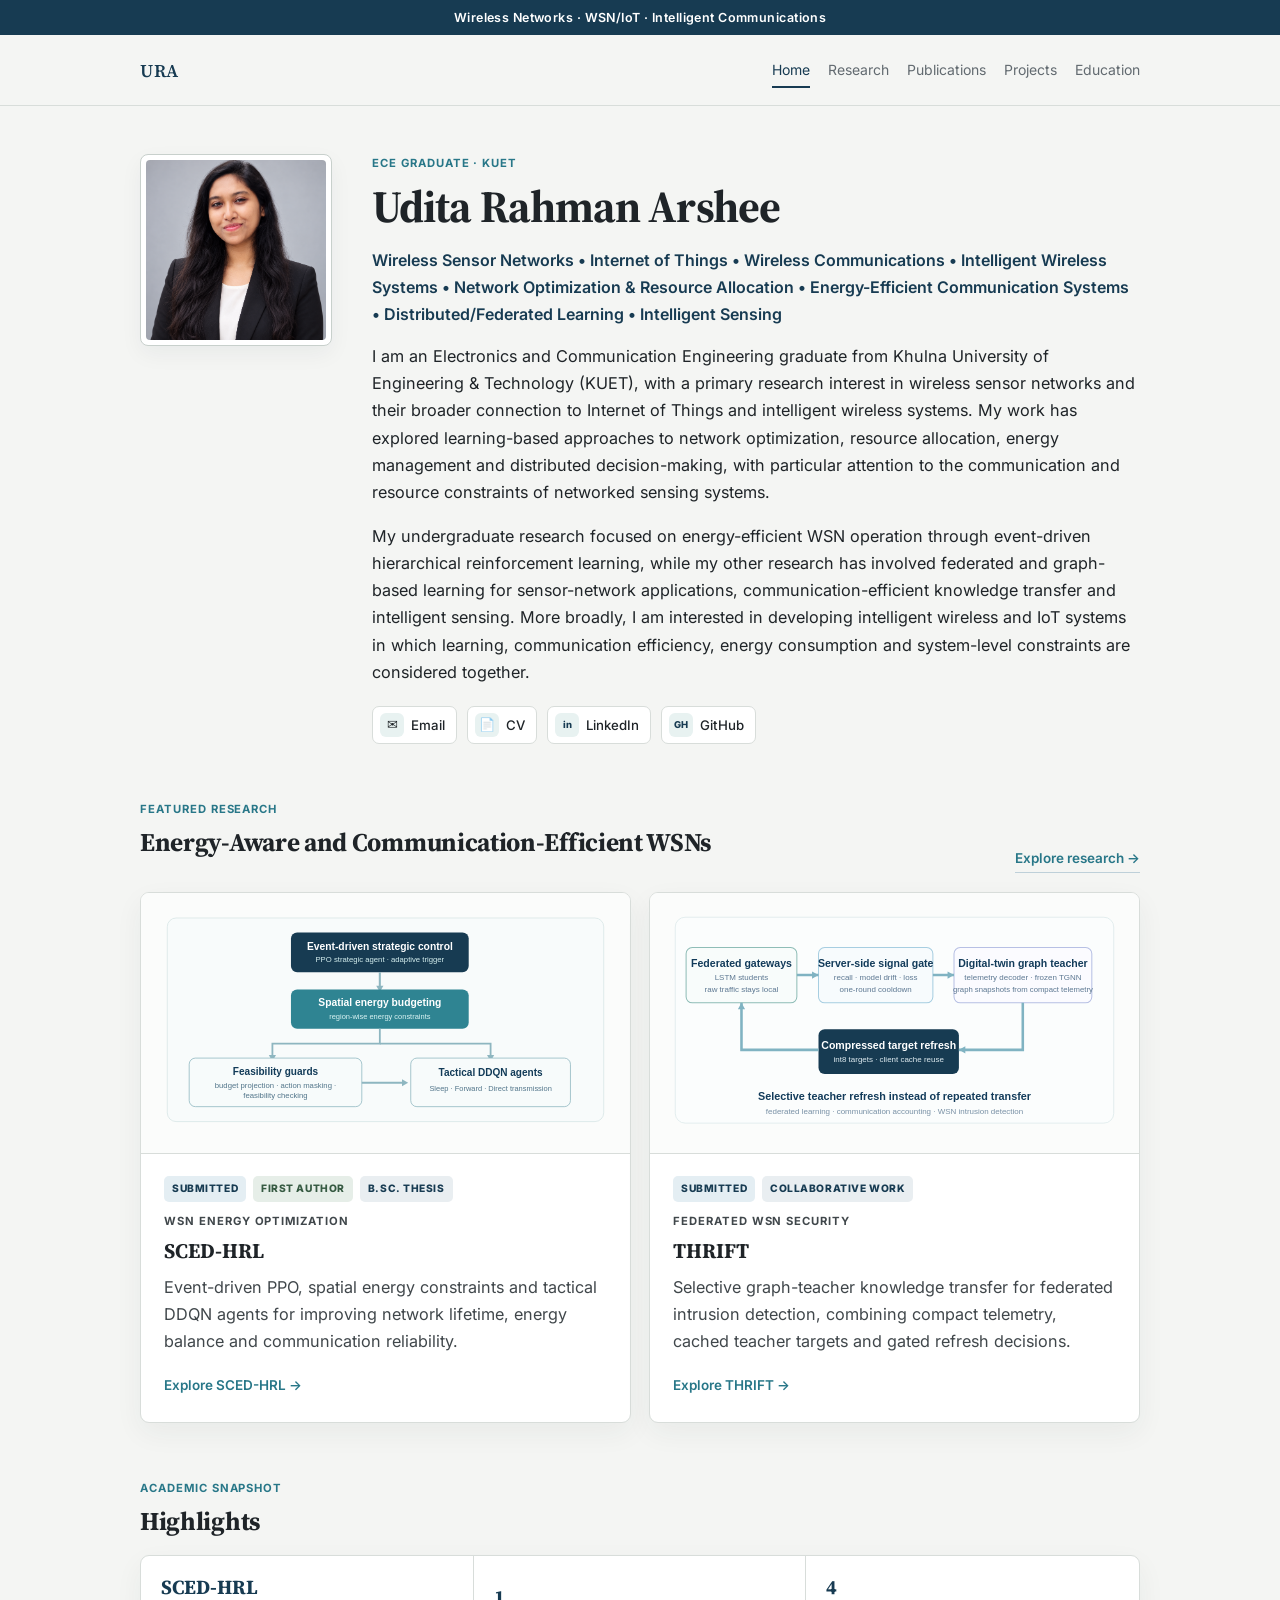
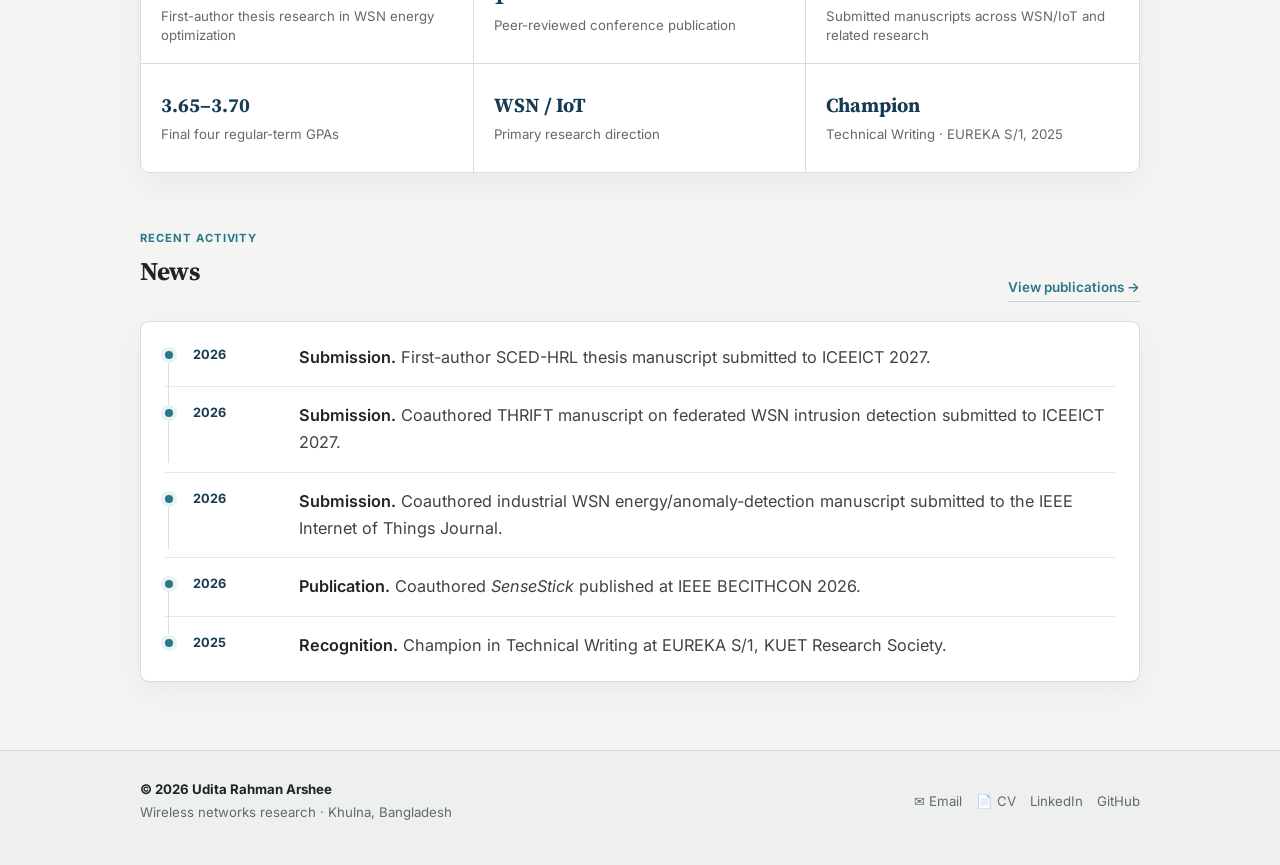
<file: index.html>
<!DOCTYPE html>
<html lang="en">
<head>
  <meta charset="utf-8" />
  <meta name="viewport" content="width=device-width, initial-scale=1" />
  <title>Home · Udita Rahman Arshee</title>
  <meta name="description" content="Academic research homepage of Udita Rahman Arshee focused on wireless sensor networks, IoT, intelligent wireless systems, energy-efficient communications and network optimization." />
  <meta name="theme-color" content="#173b52" />
  <link rel="preconnect" href="https://fonts.googleapis.com">
  <link rel="preconnect" href="https://fonts.gstatic.com" crossorigin>
  <link href="https://fonts.googleapis.com/css2?family=Inter:wght@400;500;600;700;800&amp;family=Source+Serif+4:wght@500;600;700&amp;display=swap" rel="stylesheet">
  <link rel="stylesheet" href="style.css?v=4" />
  <link rel="icon" type="image/svg+xml" href="favicon.svg" />
  <link rel="canonical" href="https://udita-arshee.github.io/" />
</head>
<body>
  <div class="focus-bar">Wireless Networks · WSN/IoT · Intelligent Communications</div>
  <header class="site-header"><div class="wrap header-row">
    <a class="brand" href="index.html" aria-label="Udita Rahman Arshee home">URA</a>
    <nav aria-label="Primary navigation"><a href="index.html" class="active" aria-current="page">Home</a><a href="research.html">Research</a><a href="publications.html">Publications</a><a href="projects.html">Projects</a><a href="education.html">Education</a></nav>
  </div></header>
  <main class="wrap">
<section class="hero">
  <div class="portrait-frame"><img src="profile.png" alt="Portrait of Udita Rahman Arshee" /></div>
  <div>
    <p class="kicker">ECE Graduate · KUET</p>
    <h1>Udita Rahman Arshee</h1>
    <p class="role">Wireless Sensor Networks • Internet of Things • Wireless Communications • Intelligent Wireless Systems • Network Optimization &amp; Resource Allocation • Energy-Efficient Communication Systems • Distributed/Federated Learning • Intelligent Sensing</p>
    <p>I am an Electronics and Communication Engineering graduate from Khulna University of Engineering &amp; Technology (KUET), with a primary research interest in wireless sensor networks and their broader connection to Internet of Things and intelligent wireless systems. My work has explored learning-based approaches to network optimization, resource allocation, energy management and distributed decision-making, with particular attention to the communication and resource constraints of networked sensing systems.</p>
    <p>My undergraduate research focused on energy-efficient WSN operation through event-driven hierarchical reinforcement learning, while my other research has involved federated and graph-based learning for sensor-network applications, communication-efficient knowledge transfer and intelligent sensing. More broadly, I am interested in developing intelligent wireless and IoT systems in which learning, communication efficiency, energy consumption and system-level constraints are considered together.</p>
    <div class="identity-links" aria-label="Contact and academic profiles">
      <a href="mailto:uditaarshee24@gmail.com"><span class="contact-icon">✉</span><span>Email</span></a>
      <a href="Udita_Rahman_Arshee_CV.pdf" target="_blank" rel="noopener"><span class="contact-icon">📄</span><span>CV</span></a>
      <a href="https://www.linkedin.com/in/udita-arshee-65b411240/" target="_blank" rel="noopener"><span class="contact-icon text-icon">in</span><span>LinkedIn</span></a>
      <a href="https://github.com/udita-arshee" target="_blank" rel="noopener"><span class="contact-icon text-icon">GH</span><span>GitHub</span></a>
    </div>
  </div>
</section>
<section>
  <div class="section-head split-head"><div><p class="kicker">Featured Research</p><h2>Energy-Aware and Communication-Efficient WSNs</h2></div><a class="section-link" href="research.html">Explore research →</a></div>
  <div class="featured-grid">
    <article class="feature-card">
      <div class="feature-visual"><img src="assets/research/sced-hrl-overview.svg" alt="SCED-HRL architecture showing event-driven PPO strategic control, spatial energy budgeting, feasibility guards, and tactical DDQN agents" loading="lazy" /></div>
      <div class="feature-body"><div class="status-row compact-status"><span class="badge submitted">Submitted</span><span class="badge first">First Author</span><span class="badge">B.Sc. Thesis</span></div><p class="kicker">WSN Energy Optimization</p><h3>SCED-HRL</h3><p>Event-driven PPO, spatial energy constraints and tactical DDQN agents for improving network lifetime, energy balance and communication reliability.</p><a href="research.html#sced-hrl">Explore SCED-HRL →</a></div>
    </article>
    <article class="feature-card">
      <div class="feature-visual"><img src="assets/research/thrift-overview.svg" alt="THRIFT architecture showing federated gateways, a server-side signal gate, digital-twin graph teacher and compressed target refresh" loading="lazy" /></div>
      <div class="feature-body"><div class="status-row compact-status"><span class="badge submitted">Submitted</span><span class="badge">Collaborative Work</span></div><p class="kicker">Federated WSN Security</p><h3>THRIFT</h3><p>Selective graph-teacher knowledge transfer for federated intrusion detection, combining compact telemetry, cached teacher targets and gated refresh decisions.</p><a href="research.html#thrift">Explore THRIFT →</a></div>
    </article>
  </div>
</section>
<section>
  <div class="section-head"><p class="kicker">Academic Snapshot</p><h2>Highlights</h2></div>
  <div class="highlight-box">
    <div class="highlight-item"><strong>SCED-HRL</strong><span>First-author thesis research in WSN energy optimization</span></div>
    <div class="highlight-item"><strong>1</strong><span>Peer-reviewed conference publication</span></div>
    <div class="highlight-item"><strong>4</strong><span>Submitted manuscripts across WSN/IoT and related research</span></div>
    <div class="highlight-item"><strong>3.65–3.70</strong><span>Final four regular-term GPAs</span></div>
    <div class="highlight-item"><strong>WSN / IoT</strong><span>Primary research direction</span></div>
    <div class="highlight-item"><strong>Champion</strong><span>Technical Writing · EUREKA S/1, 2025</span></div>
  </div>
</section>
<section id="news">
  <div class="section-head split-head"><div><p class="kicker">Recent Activity</p><h2>News</h2></div><a class="section-link" href="publications.html">View publications →</a></div>
  <div class="news-box">
    <div class="timeline-item"><span class="timeline-dot" aria-hidden="true"></span><time>2026</time><p><strong>Submission.</strong> First-author SCED-HRL thesis manuscript submitted to ICEEICT 2027.</p></div>
    <div class="timeline-item"><span class="timeline-dot" aria-hidden="true"></span><time>2026</time><p><strong>Submission.</strong> Coauthored THRIFT manuscript on federated WSN intrusion detection submitted to ICEEICT 2027.</p></div>
    <div class="timeline-item"><span class="timeline-dot" aria-hidden="true"></span><time>2026</time><p><strong>Submission.</strong> Coauthored industrial WSN energy/anomaly-detection manuscript submitted to the IEEE Internet of Things Journal.</p></div>
    <div class="timeline-item"><span class="timeline-dot" aria-hidden="true"></span><time>2026</time><p><strong>Publication.</strong> Coauthored <em>SenseStick</em> published at IEEE BECITHCON 2026.</p></div>
    <div class="timeline-item"><span class="timeline-dot" aria-hidden="true"></span><time>2025</time><p><strong>Recognition.</strong> Champion in Technical Writing at EUREKA S/1, KUET Research Society.</p></div>
  </div>
</section>
</main>
  <footer class="site-footer"><div class="wrap footer-grid">
    <div><strong>© 2026 Udita Rahman Arshee</strong><span>Wireless networks research · Khulna, Bangladesh</span></div>
    <div class="footer-links"><a href="mailto:uditaarshee24@gmail.com">✉ Email</a><a href="Udita_Rahman_Arshee_CV.pdf" target="_blank" rel="noopener">📄 CV</a><a href="https://www.linkedin.com/in/udita-arshee-65b411240/" target="_blank" rel="noopener">LinkedIn</a><a href="https://github.com/udita-arshee" target="_blank" rel="noopener">GitHub</a></div>
  </div></footer>
</body>
</html>
</file>
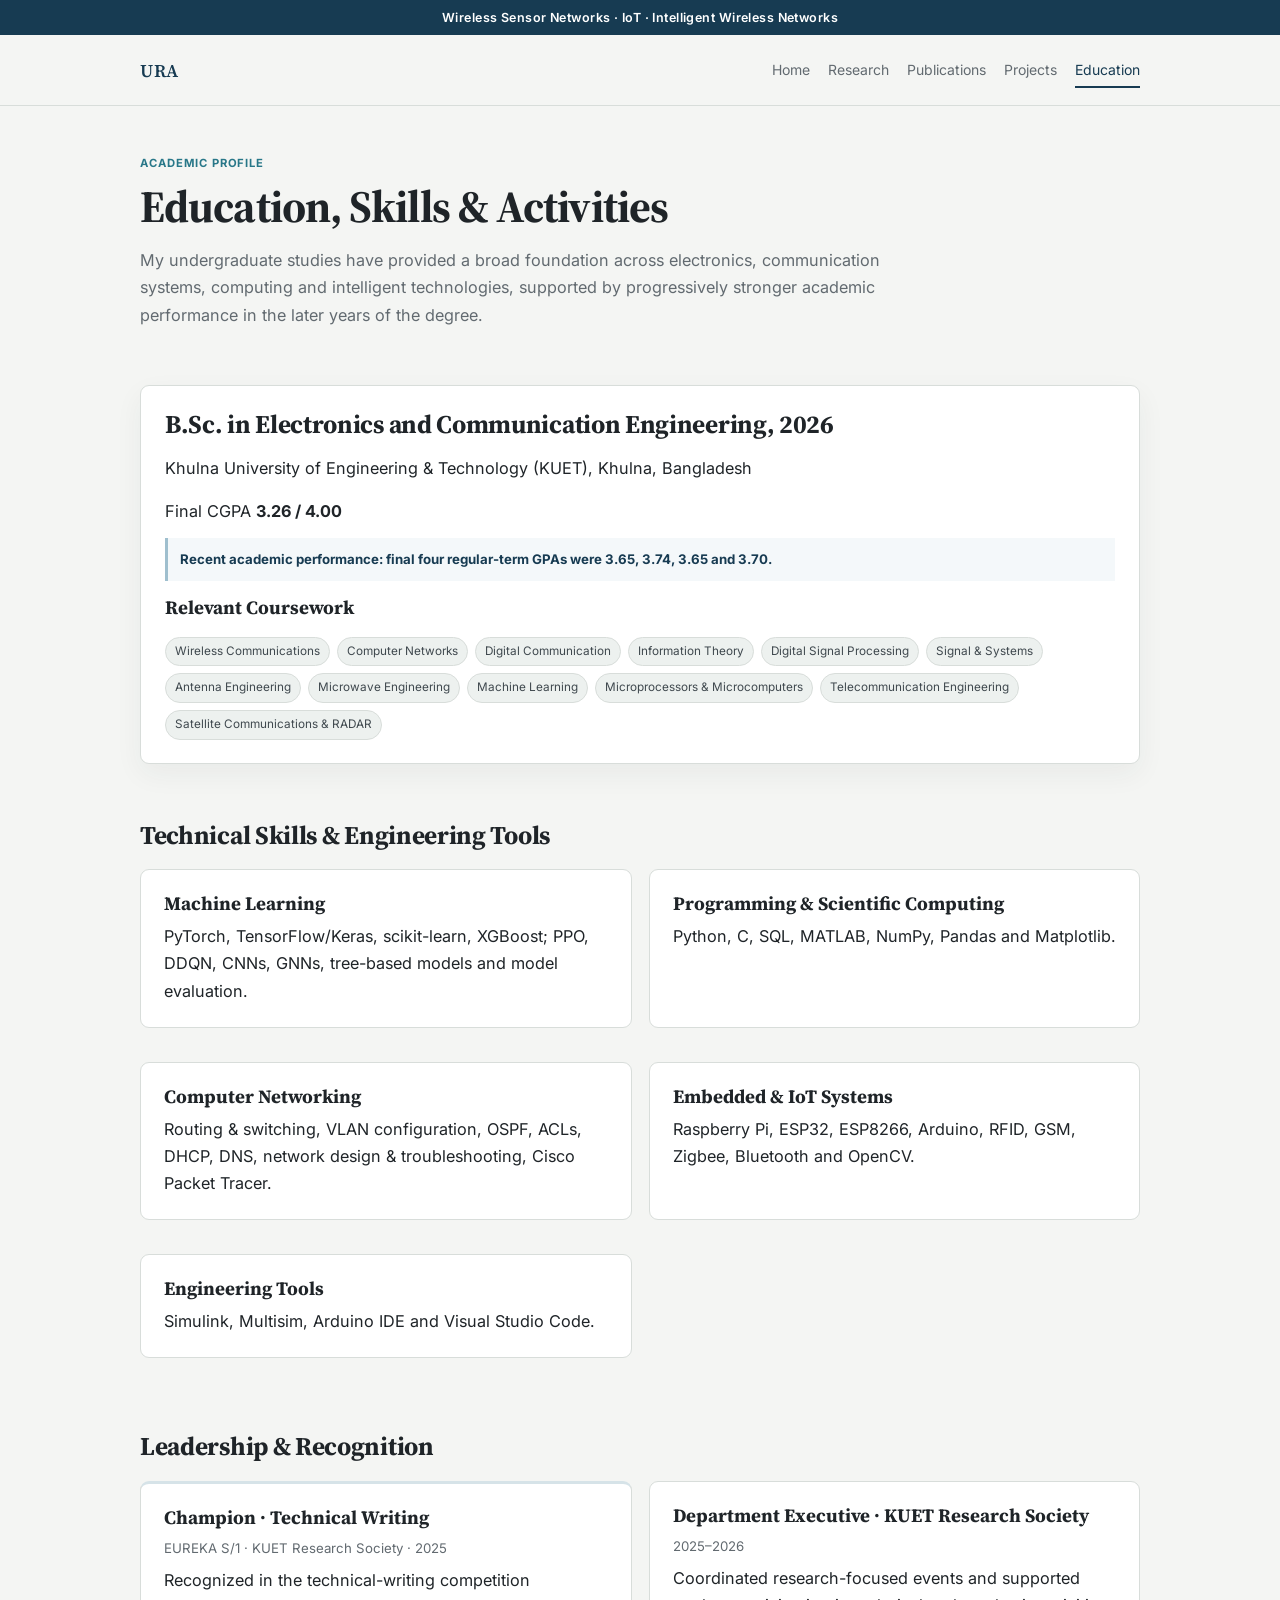
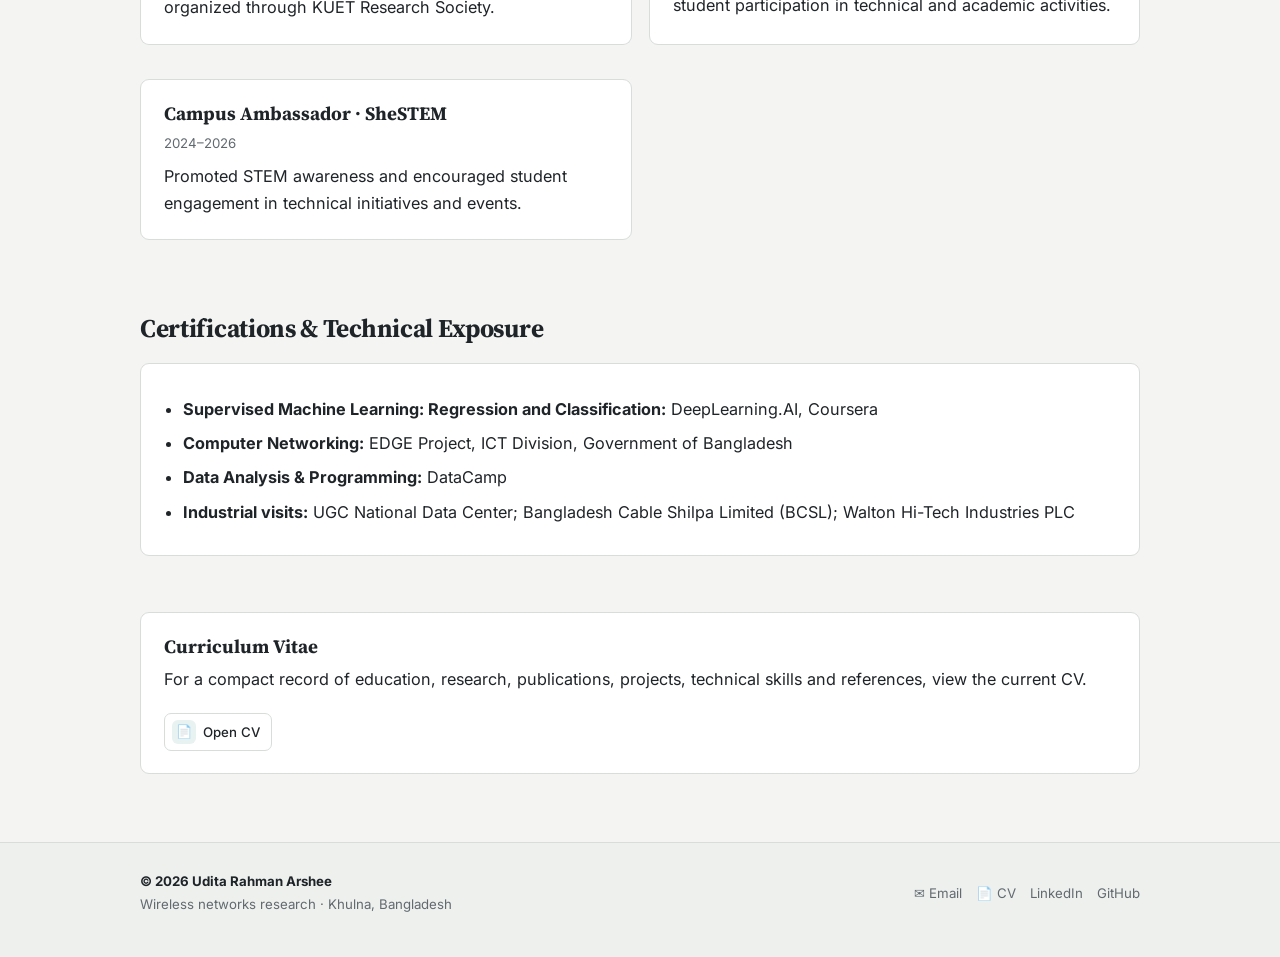
<file: education.html>
<!DOCTYPE html>
<html lang="en">
<head>
  <meta charset="utf-8" />
  <meta name="viewport" content="width=device-width, initial-scale=1" />
  <title>Education · Udita Rahman Arshee</title>
  <meta name="description" content="Education, technical skills, coursework, leadership and academic profile of Udita Rahman Arshee." />
  <meta name="theme-color" content="#173b52" />
  <link rel="preconnect" href="https://fonts.googleapis.com">
  <link rel="preconnect" href="https://fonts.gstatic.com" crossorigin>
  <link href="https://fonts.googleapis.com/css2?family=Inter:wght@400;500;600;700;800&amp;family=Source+Serif+4:wght@500;600;700&amp;display=swap" rel="stylesheet">
  <link rel="stylesheet" href="style.css?v=4" />
  <link rel="icon" type="image/svg+xml" href="favicon.svg" />
  <link rel="canonical" href="https://udita-arshee.github.io/education.html" />
</head>
<body>
  <div class="focus-bar">Wireless Sensor Networks · IoT · Intelligent Wireless Networks</div>
  <header class="site-header"><div class="wrap header-row">
    <a class="brand" href="index.html" aria-label="Udita Rahman Arshee home">URA</a>
    <nav aria-label="Primary navigation"><a href="index.html">Home</a><a href="research.html">Research</a><a href="publications.html">Publications</a><a href="projects.html">Projects</a><a href="education.html" class="active" aria-current="page">Education</a></nav>
  </div></header>
  <main class="wrap">
<div class="page-intro"><p class="kicker">Academic Profile</p><h1>Education, Skills &amp; Activities</h1><p class="section-intro">My undergraduate studies have provided a broad foundation across electronics, communication systems, computing and intelligent technologies, supported by progressively stronger academic performance in the later years of the degree.</p></div>
<section><div class="edu-box"><div class="education-row"><div><h2>B.Sc. in Electronics and Communication Engineering, 2026</h2><p class="institution">Khulna University of Engineering &amp; Technology (KUET), Khulna, Bangladesh</p></div><div class="education-stat"><span>Final CGPA&nbsp;</span><strong>3.26 / 4.00</strong></div></div>
  <div class="research-question"><strong>Recent academic performance: final four regular-term GPAs were 3.65, 3.74, 3.65 and 3.70.</strong></div>
  <h3>Relevant Coursework</h3><ul class="tags"><li>Wireless Communications</li><li>Computer Networks</li><li>Digital Communication</li><li>Information Theory</li><li>Digital Signal Processing</li><li>Signal &amp; Systems</li><li>Antenna Engineering</li><li>Microwave Engineering</li><li>Machine Learning</li><li>Microprocessors &amp; Microcomputers</li><li>Telecommunication Engineering</li><li>Satellite Communications &amp; RADAR</li></ul>
</div></section>
<section><div class="section-head"><h2>Technical Skills &amp; Engineering Tools</h2></div>
  <div class="grid-2">
    <div class="card"><h3>Machine Learning</h3><p>PyTorch, TensorFlow/Keras, scikit-learn, XGBoost; PPO, DDQN, CNNs, GNNs, tree-based models and model evaluation.</p></div>
    <div class="card"><h3>Programming &amp; Scientific Computing</h3><p>Python, C, SQL, MATLAB, NumPy, Pandas and Matplotlib.</p></div>
    <div class="card"><h3>Computer Networking</h3><p>Routing &amp; switching, VLAN configuration, OSPF, ACLs, DHCP, DNS, network design &amp; troubleshooting, Cisco Packet Tracer.</p></div>
    <div class="card"><h3>Embedded &amp; IoT Systems</h3><p>Raspberry Pi, ESP32, ESP8266, Arduino, RFID, GSM, Zigbee, Bluetooth and OpenCV.</p></div>
    <div class="card"><h3>Engineering Tools</h3><p>Simulink, Multisim, Arduino IDE and Visual Studio Code.</p></div>
  </div>
</section>
<section><div class="section-head"><h2>Leadership &amp; Recognition</h2></div>
  <div class="grid-2">
    <div class="card honor-card"><h3>Champion · Technical Writing</h3><p class="meta">EUREKA S/1 · KUET Research Society · 2025</p><p>Recognized in the technical-writing competition organized through KUET Research Society.</p></div>
    <div class="card"><h3>Department Executive · KUET Research Society</h3><p class="meta">2025–2026</p><p>Coordinated research-focused events and supported student participation in technical and academic activities.</p></div>
    <div class="card"><h3>Campus Ambassador · SheSTEM</h3><p class="meta">2024–2026</p><p>Promoted STEM awareness and encouraged student engagement in technical initiatives and events.</p></div>
  </div>
</section>
<section><div class="section-head"><h2>Certifications &amp; Technical Exposure</h2></div>
  <div class="card"><ul class="profile-list"><li><strong>Supervised Machine Learning: Regression and Classification:</strong> DeepLearning.AI, Coursera</li><li><strong>Computer Networking:</strong> EDGE Project, ICT Division, Government of Bangladesh</li><li><strong>Data Analysis &amp; Programming:</strong> DataCamp</li><li><strong>Industrial visits:</strong> UGC National Data Center; Bangladesh Cable Shilpa Limited (BCSL); Walton Hi-Tech Industries PLC</li></ul></div>
</section>
<section><div class="card"><h3>Curriculum Vitae</h3><p>For a compact record of education, research, publications, projects, technical skills and references, view the current CV.</p><div class="identity-links"><a href="Udita_Rahman_Arshee_CV.pdf" target="_blank" rel="noopener"><span class="contact-icon">📄</span><span>Open CV</span></a></div></div></section>
</main>
  <footer class="site-footer"><div class="wrap footer-grid">
    <div><strong>© 2026 Udita Rahman Arshee</strong><span>Wireless networks research · Khulna, Bangladesh</span></div>
    <div class="footer-links"><a href="mailto:uditaarshee24@gmail.com">✉ Email</a><a href="Udita_Rahman_Arshee_CV.pdf" target="_blank" rel="noopener">📄 CV</a><a href="https://www.linkedin.com/in/udita-arshee-65b411240/" target="_blank" rel="noopener">LinkedIn</a><a href="https://github.com/udita-arshee" target="_blank" rel="noopener">GitHub</a></div>
  </div></footer>
</body>
</html>
</file>
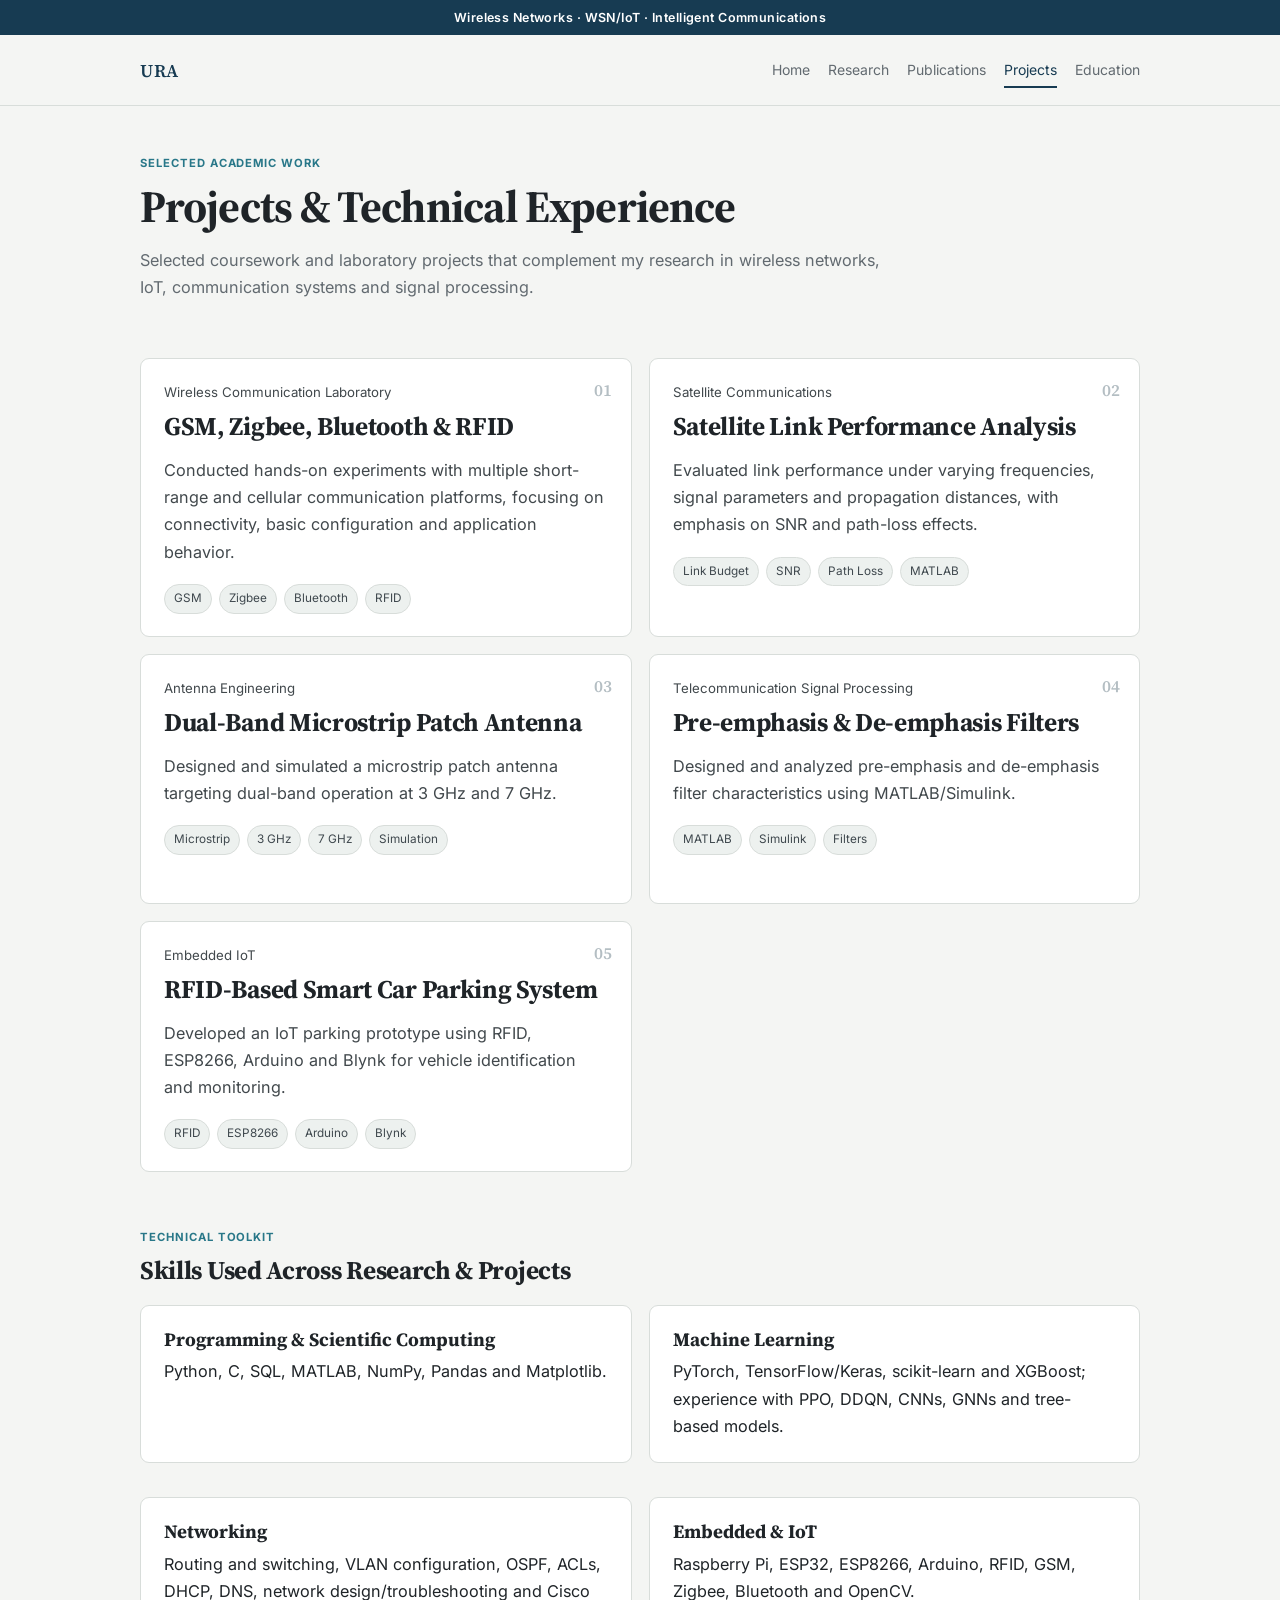
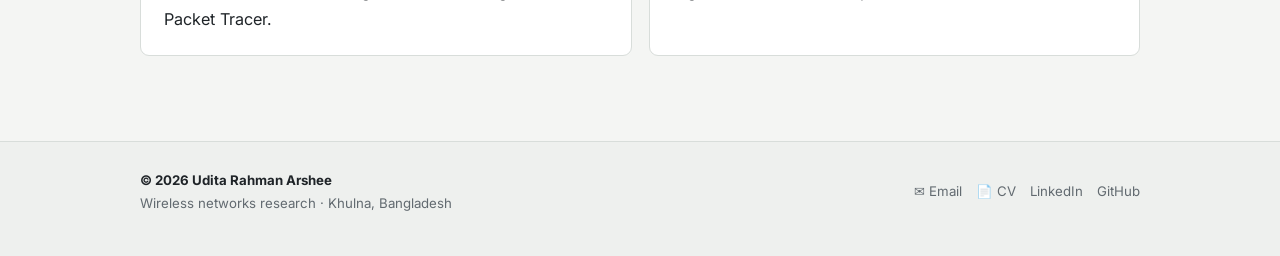
<file: projects.html>
<!DOCTYPE html>
<html lang="en">
<head>
  <meta charset="utf-8" />
  <meta name="viewport" content="width=device-width, initial-scale=1" />
  <title>Projects · Udita Rahman Arshee</title>
  <meta name="description" content="Selected wireless communication, antenna, satellite, signal-processing and IoT projects by Udita Rahman Arshee." />
  <meta name="theme-color" content="#173b52" />
  <link rel="preconnect" href="https://fonts.googleapis.com">
  <link rel="preconnect" href="https://fonts.gstatic.com" crossorigin>
  <link href="https://fonts.googleapis.com/css2?family=Inter:wght@400;500;600;700;800&amp;family=Source+Serif+4:wght@500;600;700&amp;display=swap" rel="stylesheet">
  <link rel="stylesheet" href="style.css?v=4" />
  <link rel="icon" type="image/svg+xml" href="favicon.svg" />
  <link rel="canonical" href="https://udita-arshee.github.io/projects.html" />
</head>
<body>
  <div class="focus-bar">Wireless Networks · WSN/IoT · Intelligent Communications</div>
  <header class="site-header"><div class="wrap header-row">
    <a class="brand" href="index.html" aria-label="Udita Rahman Arshee home">URA</a>
    <nav aria-label="Primary navigation"><a href="index.html">Home</a><a href="research.html">Research</a><a href="publications.html">Publications</a><a href="projects.html" class="active" aria-current="page">Projects</a><a href="education.html">Education</a></nav>
  </div></header>
  <main class="wrap">
<div class="page-intro"><p class="kicker">Selected Academic Work</p><h1>Projects &amp; Technical Experience</h1><p class="section-intro">Selected coursework and laboratory projects that complement my research in wireless networks, IoT, communication systems and signal processing.</p></div>
<section><div class="project-grid">
  <article class="project-card"><div class="project-number">01</div><div><p class="meta">Wireless Communication Laboratory</p><h2>GSM, Zigbee, Bluetooth &amp; RFID</h2><p>Conducted hands-on experiments with multiple short-range and cellular communication platforms, focusing on connectivity, basic configuration and application behavior.</p><ul class="tags"><li>GSM</li><li>Zigbee</li><li>Bluetooth</li><li>RFID</li></ul></div></article>
  <article class="project-card"><div class="project-number">02</div><div><p class="meta">Satellite Communications</p><h2>Satellite Link Performance Analysis</h2><p>Evaluated link performance under varying frequencies, signal parameters and propagation distances, with emphasis on SNR and path-loss effects.</p><ul class="tags"><li>Link Budget</li><li>SNR</li><li>Path Loss</li><li>MATLAB</li></ul></div></article>
  <article class="project-card"><div class="project-number">03</div><div><p class="meta">Antenna Engineering</p><h2>Dual-Band Microstrip Patch Antenna</h2><p>Designed and simulated a microstrip patch antenna targeting dual-band operation at 3 GHz and 7 GHz.</p><ul class="tags"><li>Microstrip</li><li>3 GHz</li><li>7 GHz</li><li>Simulation</li></ul></div></article>
  <article class="project-card"><div class="project-number">04</div><div><p class="meta">Telecommunication Signal Processing</p><h2>Pre-emphasis &amp; De-emphasis Filters</h2><p>Designed and analyzed pre-emphasis and de-emphasis filter characteristics using MATLAB/Simulink.</p><ul class="tags"><li>MATLAB</li><li>Simulink</li><li>Filters</li></ul></div></article>
  <article class="project-card"><div class="project-number">05</div><div><p class="meta">Embedded IoT</p><h2>RFID-Based Smart Car Parking System</h2><p>Developed an IoT parking prototype using RFID, ESP8266, Arduino and Blynk for vehicle identification and monitoring.</p><ul class="tags"><li>RFID</li><li>ESP8266</li><li>Arduino</li><li>Blynk</li></ul></div></article>
</div></section>
<section><div class="section-head"><p class="kicker">Technical Toolkit</p><h2>Skills Used Across Research &amp; Projects</h2></div>
  <div class="grid-2">
    <div class="card"><h3>Programming &amp; Scientific Computing</h3><p>Python, C, SQL, MATLAB, NumPy, Pandas and Matplotlib.</p></div>
    <div class="card"><h3>Machine Learning</h3><p>PyTorch, TensorFlow/Keras, scikit-learn and XGBoost; experience with PPO, DDQN, CNNs, GNNs and tree-based models.</p></div>
    <div class="card"><h3>Networking</h3><p>Routing and switching, VLAN configuration, OSPF, ACLs, DHCP, DNS, network design/troubleshooting and Cisco Packet Tracer.</p></div>
    <div class="card"><h3>Embedded &amp; IoT</h3><p>Raspberry Pi, ESP32, ESP8266, Arduino, RFID, GSM, Zigbee, Bluetooth and OpenCV.</p></div>
  </div>
</section>
</main>
  <footer class="site-footer"><div class="wrap footer-grid">
    <div><strong>© 2026 Udita Rahman Arshee</strong><span>Wireless networks research · Khulna, Bangladesh</span></div>
    <div class="footer-links"><a href="mailto:uditaarshee24@gmail.com">✉ Email</a><a href="Udita_Rahman_Arshee_CV.pdf" target="_blank" rel="noopener">📄 CV</a><a href="https://www.linkedin.com/in/udita-arshee-65b411240/" target="_blank" rel="noopener">LinkedIn</a><a href="https://github.com/udita-arshee" target="_blank" rel="noopener">GitHub</a></div>
  </div></footer>
</body>
</html>
</file>
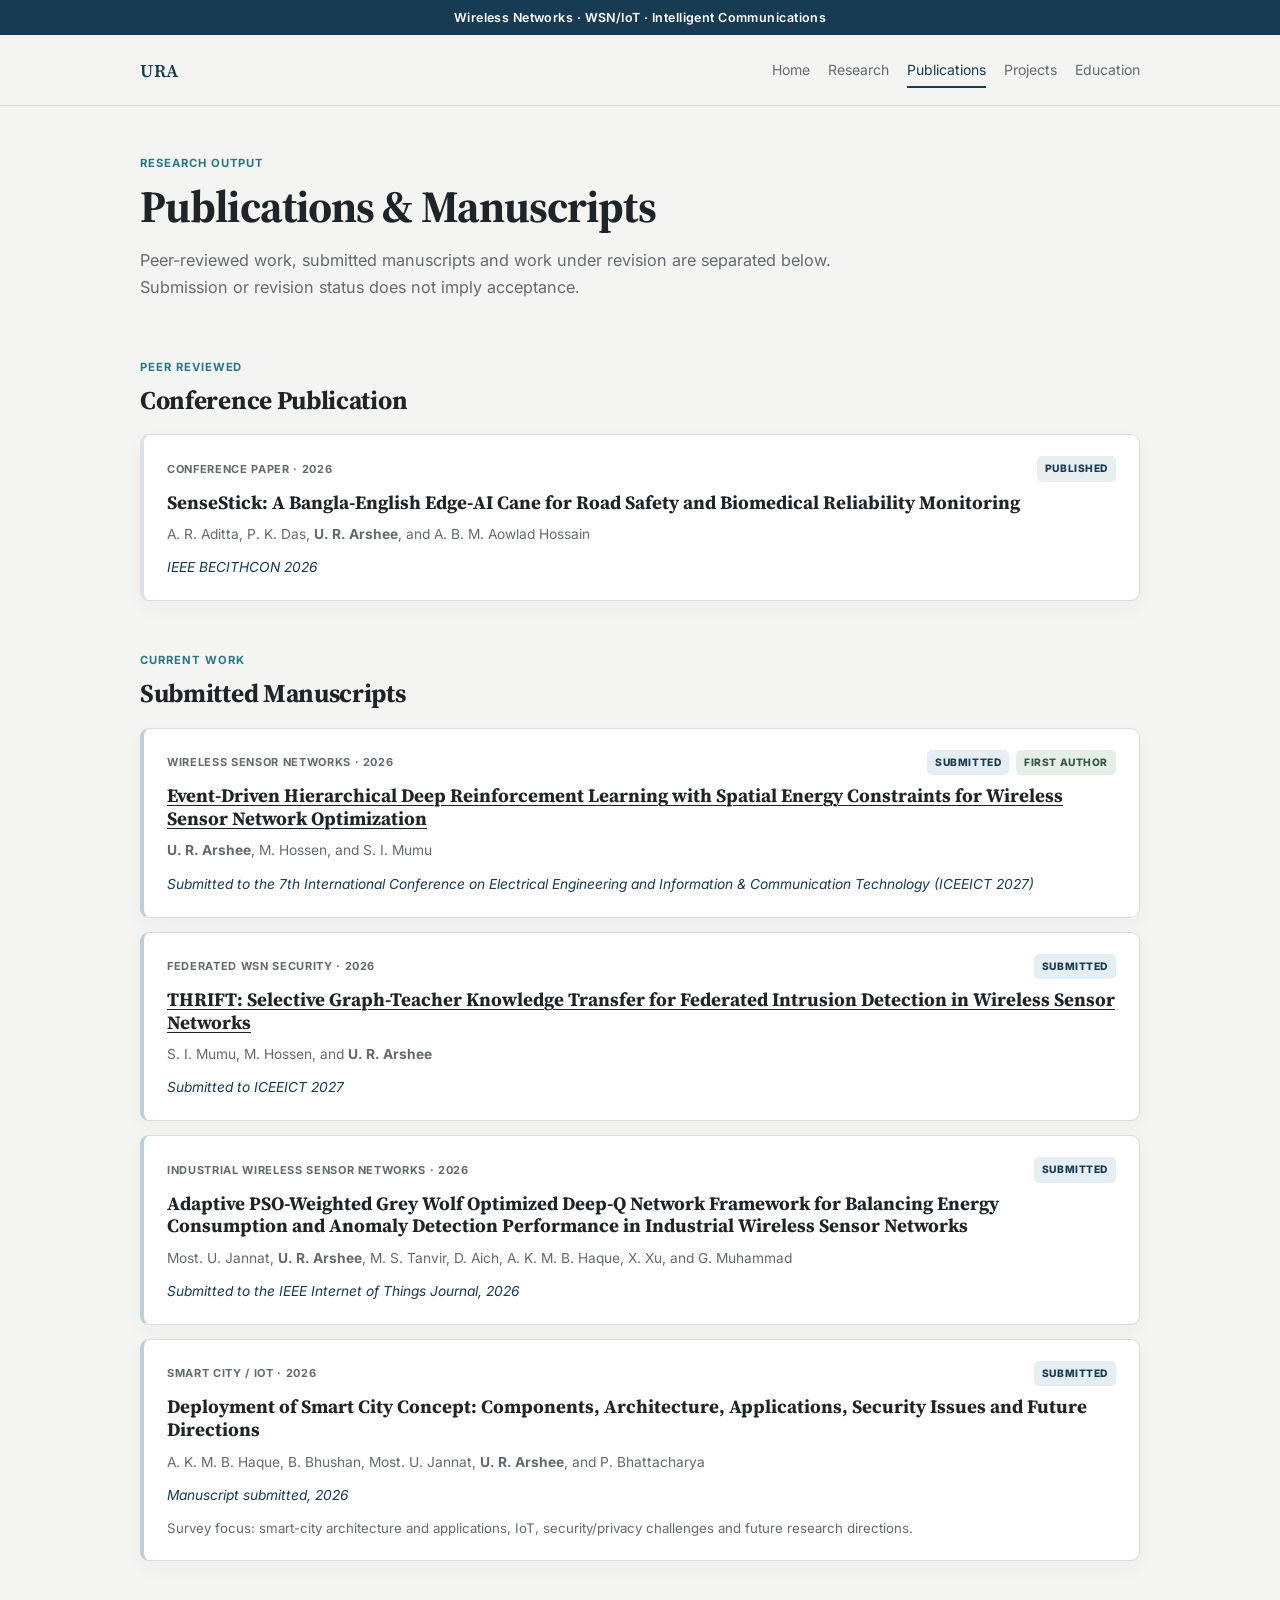
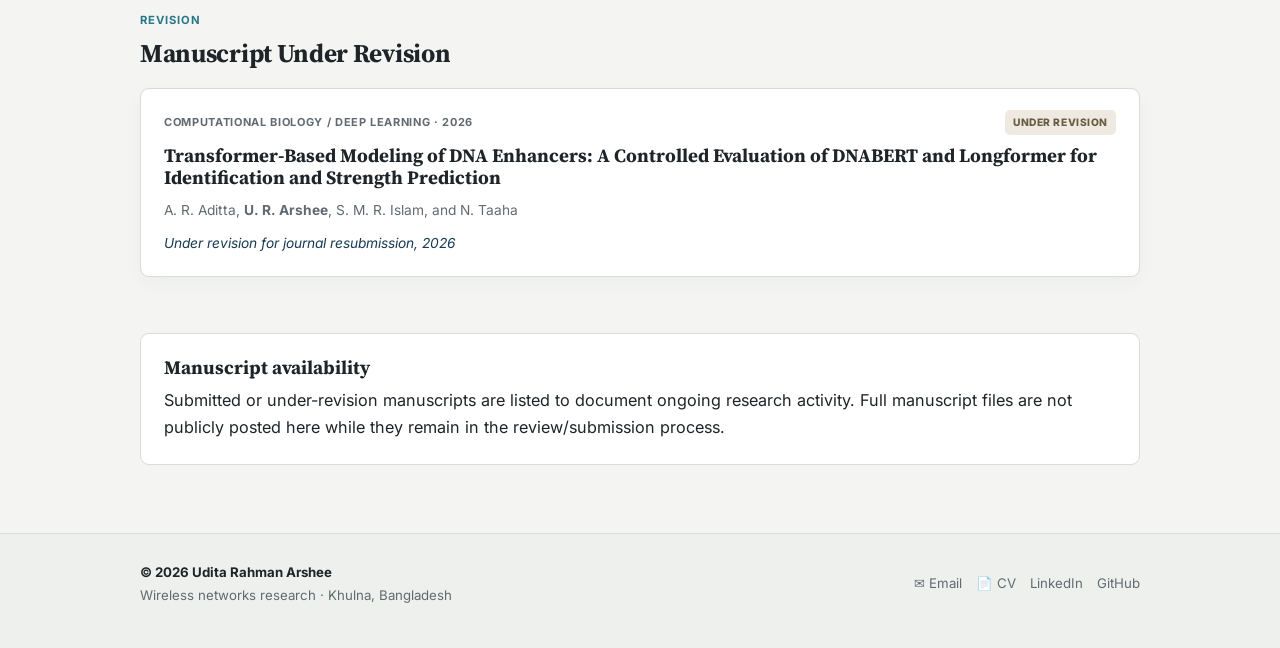
<file: publications.html>
<!DOCTYPE html>
<html lang="en">
<head>
  <meta charset="utf-8" />
  <meta name="viewport" content="width=device-width, initial-scale=1" />
  <title>Publications · Udita Rahman Arshee</title>
  <meta name="description" content="Peer-reviewed publication, submitted manuscripts and revision-stage research by Udita Rahman Arshee." />
  <meta name="theme-color" content="#173b52" />
  <link rel="preconnect" href="https://fonts.googleapis.com">
  <link rel="preconnect" href="https://fonts.gstatic.com" crossorigin>
  <link href="https://fonts.googleapis.com/css2?family=Inter:wght@400;500;600;700;800&amp;family=Source+Serif+4:wght@500;600;700&amp;display=swap" rel="stylesheet">
  <link rel="stylesheet" href="style.css?v=4" />
  <link rel="icon" type="image/svg+xml" href="favicon.svg" />
  <link rel="canonical" href="https://udita-arshee.github.io/publications.html" />
</head>
<body>
  <div class="focus-bar">Wireless Networks · WSN/IoT · Intelligent Communications</div>
  <header class="site-header"><div class="wrap header-row">
    <a class="brand" href="index.html" aria-label="Udita Rahman Arshee home">URA</a>
    <nav aria-label="Primary navigation"><a href="index.html">Home</a><a href="research.html">Research</a><a href="publications.html" class="active" aria-current="page">Publications</a><a href="projects.html">Projects</a><a href="education.html">Education</a></nav>
  </div></header>
  <main class="wrap">
<div class="page-intro"><p class="kicker">Research Output</p><h1>Publications &amp; Manuscripts</h1><p class="section-intro">Peer-reviewed work, submitted manuscripts and work under revision are separated below. Submission or revision status does not imply acceptance.</p></div>
<section><div class="section-head"><p class="kicker">Peer Reviewed</p><h2>Conference Publication</h2></div>
  <div class="publication-stack"><article class="publication-card published-card"><div class="publication-topline"><span class="pub-type">Conference paper · 2026</span><div class="status-row"><span class="badge">Published</span></div></div><h3>SenseStick: A Bangla-English Edge-AI Cane for Road Safety and Biomedical Reliability Monitoring</h3><p class="byline">A. R. Aditta, P. K. Das, <strong>U. R. Arshee</strong>, and A. B. M. Aowlad Hossain</p><p class="venue">IEEE BECITHCON 2026</p></article></div>
</section>
<section class="manuscript-head"><div class="section-head"><p class="kicker">Current Work</p><h2>Submitted Manuscripts</h2></div>
  <div class="publication-stack">
    <article class="publication-card manuscript-card"><div class="publication-topline"><span class="pub-type">Wireless Sensor Networks · 2026</span><div class="status-row"><span class="badge submitted">Submitted</span><span class="badge first">First Author</span></div></div><h3><a href="research.html#sced-hrl">Event-Driven Hierarchical Deep Reinforcement Learning with Spatial Energy Constraints for Wireless Sensor Network Optimization</a></h3><p class="byline"><strong>U. R. Arshee</strong>, M. Hossen, and S. I. Mumu</p><p class="venue">Submitted to the 7th International Conference on Electrical Engineering and Information &amp; Communication Technology (ICEEICT 2027)</p></article>
    <article class="publication-card manuscript-card"><div class="publication-topline"><span class="pub-type">Federated WSN Security · 2026</span><div class="status-row"><span class="badge submitted">Submitted</span></div></div><h3><a href="research.html#thrift">THRIFT: Selective Graph-Teacher Knowledge Transfer for Federated Intrusion Detection in Wireless Sensor Networks</a></h3><p class="byline">S. I. Mumu, M. Hossen, and <strong>U. R. Arshee</strong></p><p class="venue">Submitted to ICEEICT 2027</p></article>
    <article class="publication-card manuscript-card"><div class="publication-topline"><span class="pub-type">Industrial Wireless Sensor Networks · 2026</span><div class="status-row"><span class="badge submitted">Submitted</span></div></div><h3>Adaptive PSO-Weighted Grey Wolf Optimized Deep-Q Network Framework for Balancing Energy Consumption and Anomaly Detection Performance in Industrial Wireless Sensor Networks</h3><p class="byline">Most. U. Jannat, <strong>U. R. Arshee</strong>, M. S. Tanvir, D. Aich, A. K. M. B. Haque, X. Xu, and G. Muhammad</p><p class="venue">Submitted to the IEEE Internet of Things Journal, 2026</p></article>
    <article class="publication-card manuscript-card"><div class="publication-topline"><span class="pub-type">Smart City / IoT · 2026</span><div class="status-row"><span class="badge submitted">Submitted</span></div></div><h3>Deployment of Smart City Concept: Components, Architecture, Applications, Security Issues and Future Directions</h3><p class="byline">A. K. M. B. Haque, B. Bhushan, Most. U. Jannat, <strong>U. R. Arshee</strong>, and P. Bhattacharya</p><p class="venue">Manuscript submitted, 2026</p><p class="meta">Survey focus: smart-city architecture and applications, IoT, security/privacy challenges and future research directions.</p></article>
  </div>
</section>
<section class="manuscript-head"><div class="section-head"><p class="kicker">Revision</p><h2>Manuscript Under Revision</h2></div>
  <div class="publication-stack"><article class="publication-card"><div class="publication-topline"><span class="pub-type">Computational Biology / Deep Learning · 2026</span><div class="status-row"><span class="badge revision">Under Revision</span></div></div><h3>Transformer-Based Modeling of DNA Enhancers: A Controlled Evaluation of DNABERT and Longformer for Identification and Strength Prediction</h3><p class="byline">A. R. Aditta, <strong>U. R. Arshee</strong>, S. M. R. Islam, and N. Taaha</p><p class="venue">Under revision for journal resubmission, 2026</p></article></div>
</section>
<section><div class="card"><h3>Manuscript availability</h3><p>Submitted or under-revision manuscripts are listed to document ongoing research activity. Full manuscript files are not publicly posted here while they remain in the review/submission process.</p></div></section>
</main>
  <footer class="site-footer"><div class="wrap footer-grid">
    <div><strong>© 2026 Udita Rahman Arshee</strong><span>Wireless networks research · Khulna, Bangladesh</span></div>
    <div class="footer-links"><a href="mailto:uditaarshee24@gmail.com">✉ Email</a><a href="Udita_Rahman_Arshee_CV.pdf" target="_blank" rel="noopener">📄 CV</a><a href="https://www.linkedin.com/in/udita-arshee-65b411240/" target="_blank" rel="noopener">LinkedIn</a><a href="https://github.com/udita-arshee" target="_blank" rel="noopener">GitHub</a></div>
  </div></footer>
</body>
</html>
</file>
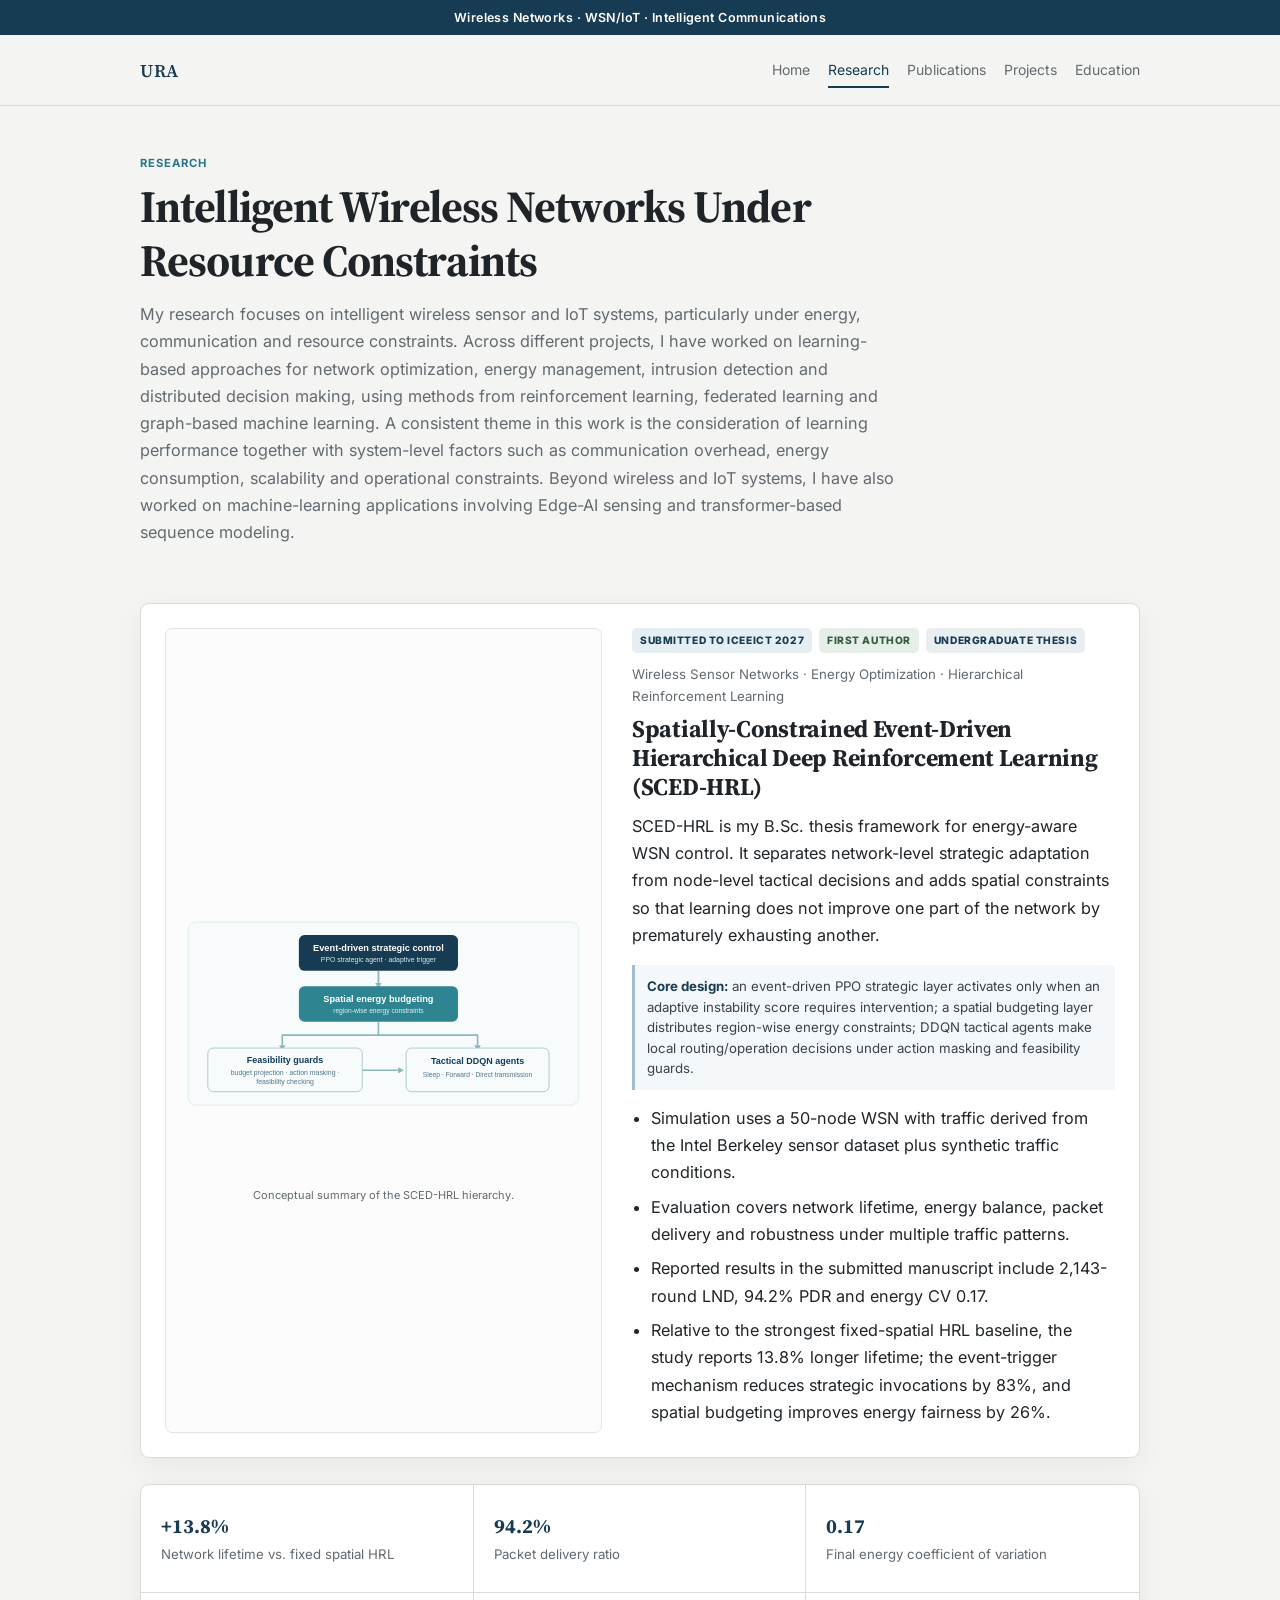
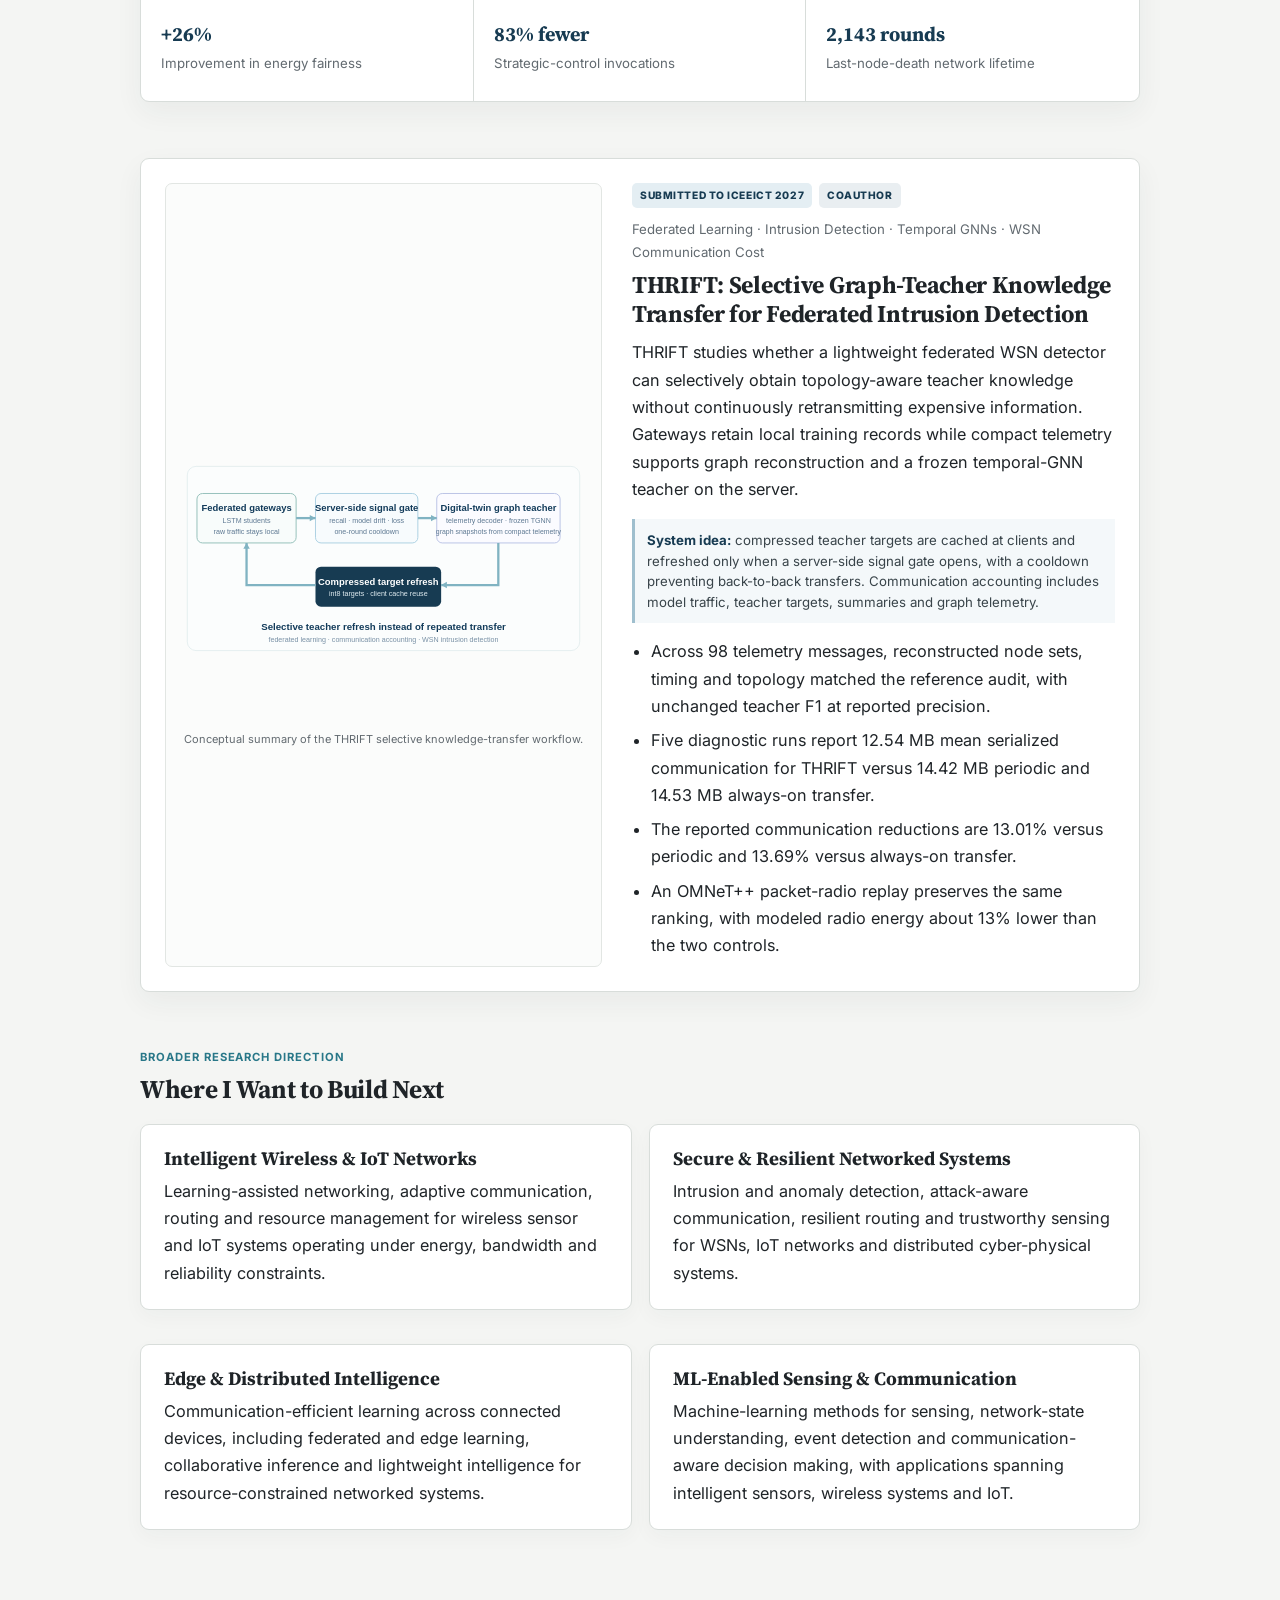
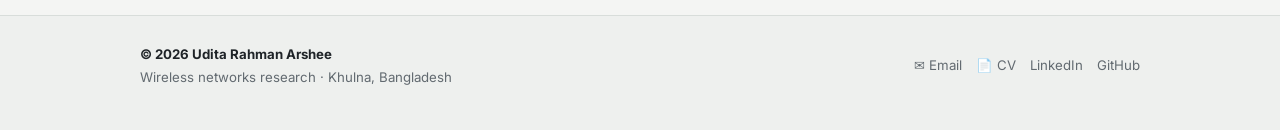
<file: research.html>
<!DOCTYPE html>
<html lang="en">
<head>
  <meta charset="utf-8" />
  <meta name="viewport" content="width=device-width, initial-scale=1" />
  <title>Research · Udita Rahman Arshee</title>
  <meta name="description" content="Research of Udita Rahman Arshee on SCED-HRL, energy-efficient wireless sensor networks, federated intrusion detection and communication-efficient learning." />
  <meta name="theme-color" content="#173b52" />
  <link rel="preconnect" href="https://fonts.googleapis.com">
  <link rel="preconnect" href="https://fonts.gstatic.com" crossorigin>
  <link href="https://fonts.googleapis.com/css2?family=Inter:wght@400;500;600;700;800&amp;family=Source+Serif+4:wght@500;600;700&amp;display=swap" rel="stylesheet">
  <link rel="stylesheet" href="style.css?v=4" />
  <link rel="icon" type="image/svg+xml" href="favicon.svg" />
  <link rel="canonical" href="https://udita-arshee.github.io/research.html" />
</head>
<body>
  <div class="focus-bar">Wireless Networks · WSN/IoT · Intelligent Communications</div>
  <header class="site-header"><div class="wrap header-row">
    <a class="brand" href="index.html" aria-label="Udita Rahman Arshee home">URA</a>
    <nav aria-label="Primary navigation"><a href="index.html">Home</a><a href="research.html" class="active" aria-current="page">Research</a><a href="publications.html">Publications</a><a href="projects.html">Projects</a><a href="education.html">Education</a></nav>
  </div></header>
  <main class="wrap">
<div class="page-intro"><p class="kicker">Research</p><h1>Intelligent Wireless Networks Under Resource Constraints</h1><p class="section-intro">My research focuses on intelligent wireless sensor and IoT systems, particularly under energy, communication and resource constraints. Across different projects, I have worked on learning-based approaches for network optimization, energy management, intrusion detection and distributed decision making, using methods from reinforcement learning, federated learning and graph-based machine learning. A consistent theme in this work is the consideration of learning performance together with system-level factors such as communication overhead, energy consumption, scalability and operational constraints. Beyond wireless and IoT systems, I have also worked on machine-learning applications involving Edge-AI sensing and transformer-based sequence modeling.</p></div>
<section id="sced-hrl">
  <div class="research-card"><div class="research-visual"><img class="research-art" src="assets/research/sced-hrl-overview.svg" alt="SCED-HRL architecture showing event-driven PPO strategic control, spatial energy budgeting, feasibility guards, and tactical DDQN agents" loading="lazy" /><span>Conceptual summary of the SCED-HRL hierarchy.</span></div><div class="research-copy">
    <div class="status-row"><span class="badge submitted">Submitted to ICEEICT 2027</span><span class="badge first">First Author</span><span class="badge">Undergraduate Thesis</span></div>
    <p class="meta">Wireless Sensor Networks · Energy Optimization · Hierarchical Reinforcement Learning</p>
    <h2>Spatially-Constrained Event-Driven Hierarchical Deep Reinforcement Learning (SCED-HRL)</h2>
    <p>SCED-HRL is my B.Sc. thesis framework for energy-aware WSN control. It separates network-level strategic adaptation from node-level tactical decisions and adds spatial constraints so that learning does not improve one part of the network by prematurely exhausting another.</p>
    <div class="research-question"><strong>Core design:</strong> an event-driven PPO strategic layer activates only when an adaptive instability score requires intervention; a spatial budgeting layer distributes region-wise energy constraints; DDQN tactical agents make local routing/operation decisions under action masking and feasibility guards.</div>
    <ul><li>Simulation uses a 50-node WSN with traffic derived from the Intel Berkeley sensor dataset plus synthetic traffic conditions.</li><li>Evaluation covers network lifetime, energy balance, packet delivery and robustness under multiple traffic patterns.</li><li>Reported results in the submitted manuscript include 2,143-round LND, 94.2% PDR and energy CV 0.17.</li><li>Relative to the strongest fixed-spatial HRL baseline, the study reports 13.8% longer lifetime; the event-trigger mechanism reduces strategic invocations by 83%, and spatial budgeting improves energy fairness by 26%.</li></ul>
  </div></div>
  <div class="highlight-box">
    <div class="highlight-item"><strong>+13.8%</strong><span>Network lifetime vs. fixed spatial HRL</span></div>
    <div class="highlight-item"><strong>94.2%</strong><span>Packet delivery ratio</span></div>
    <div class="highlight-item"><strong>0.17</strong><span>Final energy coefficient of variation</span></div>
    <div class="highlight-item"><strong>+26%</strong><span>Improvement in energy fairness</span></div>
    <div class="highlight-item"><strong>83% fewer</strong><span>Strategic-control invocations</span></div>
    <div class="highlight-item"><strong>2,143 rounds</strong><span>Last-node-death network lifetime</span></div>
  </div>
</section>
<section id="thrift">
  <div class="research-card"><div class="research-visual"><img class="research-art" src="assets/research/thrift-overview.svg" alt="THRIFT architecture showing federated gateways, a server-side signal gate, digital-twin graph teacher and compressed target refresh" loading="lazy" /><span>Conceptual summary of the THRIFT selective knowledge-transfer workflow.</span></div><div class="research-copy">
    <div class="status-row"><span class="badge submitted">Submitted to ICEEICT 2027</span><span class="badge">Coauthor</span></div>
    <p class="meta">Federated Learning · Intrusion Detection · Temporal GNNs · WSN Communication Cost</p>
    <h2>THRIFT: Selective Graph-Teacher Knowledge Transfer for Federated Intrusion Detection</h2>
    <p>THRIFT studies whether a lightweight federated WSN detector can selectively obtain topology-aware teacher knowledge without continuously retransmitting expensive information. Gateways retain local training records while compact telemetry supports graph reconstruction and a frozen temporal-GNN teacher on the server.</p>
    <div class="research-question"><strong>System idea:</strong> compressed teacher targets are cached at clients and refreshed only when a server-side signal gate opens, with a cooldown preventing back-to-back transfers. Communication accounting includes model traffic, teacher targets, summaries and graph telemetry.</div>
    <ul><li>Across 98 telemetry messages, reconstructed node sets, timing and topology matched the reference audit, with unchanged teacher F1 at reported precision.</li><li>Five diagnostic runs report 12.54 MB mean serialized communication for THRIFT versus 14.42 MB periodic and 14.53 MB always-on transfer.</li><li>The reported communication reductions are 13.01% versus periodic and 13.69% versus always-on transfer.</li><li>An OMNeT++ packet-radio replay preserves the same ranking, with modeled radio energy about 13% lower than the two controls.</li></ul>
  </div></div>
</section>
<section><div class="section-head"><p class="kicker">Broader Research Direction</p><h2>Where I Want to Build Next</h2></div>
  <div class="grid-2">
    <div class="card support-card"><h3>Intelligent Wireless &amp; IoT Networks</h3><p>Learning-assisted networking, adaptive communication, routing and resource management for wireless sensor and IoT systems operating under energy, bandwidth and reliability constraints.</p></div>
    <div class="card support-card"><h3>Secure &amp; Resilient Networked Systems</h3><p>Intrusion and anomaly detection, attack-aware communication, resilient routing and trustworthy sensing for WSNs, IoT networks and distributed cyber-physical systems.</p></div>
    <div class="card support-card"><h3>Edge &amp; Distributed Intelligence</h3><p>Communication-efficient learning across connected devices, including federated and edge learning, collaborative inference and lightweight intelligence for resource-constrained networked systems.</p></div>
    <div class="card support-card"><h3>ML-Enabled Sensing &amp; Communication</h3><p>Machine-learning methods for sensing, network-state understanding, event detection and communication-aware decision making, with applications spanning intelligent sensors, wireless systems and IoT.</p></div>
  </div>
</section>
</main>
  <footer class="site-footer"><div class="wrap footer-grid">
    <div><strong>© 2026 Udita Rahman Arshee</strong><span>Wireless networks research · Khulna, Bangladesh</span></div>
    <div class="footer-links"><a href="mailto:uditaarshee24@gmail.com">✉ Email</a><a href="Udita_Rahman_Arshee_CV.pdf" target="_blank" rel="noopener">📄 CV</a><a href="https://www.linkedin.com/in/udita-arshee-65b411240/" target="_blank" rel="noopener">LinkedIn</a><a href="https://github.com/udita-arshee" target="_blank" rel="noopener">GitHub</a></div>
  </div></footer>
</body>
</html>
</file>
<file: style.css>
:root {
  --bg: #f4f5f3;
  --surface: #ffffff;
  --surface-soft: #edf1ef;
  --text: #1f2428;
  --muted: #626a70;
  --accent: #173b52;
  --accent-2: #2f6a86;
  --accent-soft: #e7f0f4;
  --border: #d8ddda;
  --border-strong: #c8d0cc;
  --serif: "Source Serif 4", Georgia, "Times New Roman", serif;
  --sans: "Inter", -apple-system, BlinkMacSystemFont, "Segoe UI", sans-serif;
  --shadow: 0 10px 28px rgba(28, 47, 58, 0.055);
  --shadow-hover: 0 14px 34px rgba(28, 47, 58, 0.085);
}

* { box-sizing: border-box; }
html { scroll-behavior: smooth; }
body {
  margin: 0;
  background: var(--bg);
  color: var(--text);
  font-family: var(--sans);
  font-size: 16.25px;
  line-height: 1.68;
  -webkit-font-smoothing: antialiased;
}

.wrap {
  width: min(1000px, calc(100% - 44px));
  margin: 0 auto;
}

.focus-bar {
  background: var(--accent);
  color: #fff;
  text-align: center;
  padding: 7px 18px;
  font-size: 12.5px;
  font-weight: 600;
  letter-spacing: 0.035em;
}

.site-header {
  border-bottom: 1px solid var(--border);
  margin-bottom: 48px;
  background: rgba(244, 245, 243, 0.97);
}

.header-row {
  display: flex;
  align-items: center;
  justify-content: space-between;
  gap: 18px 30px;
  padding: 20px 0 17px;
  flex-wrap: wrap;
}

.brand {
  color: var(--accent);
  text-decoration: none;
  font-family: var(--serif);
  font-weight: 600;
  font-size: 18px;
  letter-spacing: 0.04em;
}

nav {
  display: flex;
  flex-wrap: wrap;
  gap: 8px 18px;
  align-items: center;
  font-size: 14px;
}

nav a {
  color: var(--muted);
  text-decoration: none;
  border-bottom: 2px solid transparent;
  padding: 3px 0 4px;
  transition: color .16s ease, border-color .16s ease;
}

nav a:hover,
nav a.active {
  color: var(--accent);
  border-bottom-color: var(--accent);
}

main { min-height: 55vh; }
section { margin-top: 56px; }
section:first-child { margin-top: 0; }

h1, h2, h3, h4 {
  font-family: var(--serif);
  color: var(--text);
  line-height: 1.2;
}

h1 { font-size: clamp(2.08rem, 5vw, 2.8rem); margin: 0 0 13px; letter-spacing: -0.02em; }
h2 { font-size: 1.6rem; margin: 0 0 15px; letter-spacing: -0.012em; }
h3 { font-size: 1.18rem; margin: 0 0 8px; }
h4 { font-size: 1rem; margin: 0 0 6px; }
p { margin: 0 0 16px; }
a { color: var(--accent-2); }
a:hover { color: var(--accent); }

.kicker {
  margin: 0 0 8px;
  color: var(--accent-2);
  text-transform: uppercase;
  letter-spacing: 0.085em;
  font-size: 11.25px;
  font-weight: 700;
}

.page-intro {
  max-width: 790px;
  margin-bottom: 40px;
}

.section-intro {
  max-width: 760px;
  color: var(--muted);
  margin-bottom: 0;
}

.section-head { margin-bottom: 19px; }

.split-head {
  display: flex;
  justify-content: space-between;
  align-items: end;
  gap: 18px;
}

.section-link {
  flex-shrink: 0;
  font-size: 13.5px;
  text-decoration: none;
  font-weight: 600;
  border-bottom: 1px solid #bed0d9;
  padding-bottom: 2px;
}

/* Hero */
.hero {
  display: grid;
  grid-template-columns: 192px 1fr;
  gap: 40px;
  align-items: start;
  margin-bottom: 14px;
}

.portrait-frame {
  padding: 5px;
  background: #fff;
  border: 1px solid var(--border-strong);
  border-radius: 8px;
  box-shadow: 0 8px 22px rgba(28,47,58,.05);
}

.hero img {
  width: 100%;
  height: auto;
  aspect-ratio: 1;
  object-fit: cover;
  display: block;
  border-radius: 4px;
}

.hero .role {
  color: var(--accent);
  font-weight: 600;
  font-size: 1rem;
  margin-bottom: 15px;
}

.identity-links {
  display: flex;
  flex-wrap: wrap;
  gap: 9px 10px;
  margin-top: 20px;
}

.identity-links a {
  display: inline-flex;
  align-items: center;
  gap: 7px;
  min-height: 36px;
  padding: 6px 11px 6px 7px;
  border: 1px solid var(--border);
  border-radius: 7px;
  background: var(--surface);
  color: var(--text);
  text-decoration: none;
  font-size: 13.25px;
  font-weight: 500;
  transition: border-color .16s ease, box-shadow .16s ease, transform .16s ease;
}

.identity-links a:hover {
  border-color: #aec2cc;
  box-shadow: 0 5px 14px rgba(31,61,76,.07);
  transform: translateY(-1px);
}

.contact-icon {
  width: 24px;
  height: 24px;
  display: inline-flex;
  align-items: center;
  justify-content: center;
  border-radius: 6px;
  background: var(--accent-soft);
  font-size: 13px;
}

.text-icon {
  font-size: 9.5px;
  font-weight: 800;
  color: var(--accent);
}

/* Featured research */
.featured-grid {
  display: grid;
  grid-template-columns: repeat(2, minmax(0, 1fr));
  gap: 18px;
}

.feature-card {
  overflow: hidden;
  background: var(--surface);
  border: 1px solid var(--border);
  border-radius: 9px;
  box-shadow: var(--shadow);
  transition: transform .16s ease, box-shadow .16s ease, border-color .16s ease;
}

.feature-card:hover {
  transform: translateY(-2px);
  box-shadow: var(--shadow-hover);
  border-color: #c5d2cd;
}

.feature-visual {
  min-height: 230px;
  padding: 16px;
  display: flex;
  align-items: center;
  justify-content: center;
  background: #fbfcfb;
  border-bottom: 1px solid var(--border);
}

.feature-visual img {
  width: 100%;
  max-height: 230px;
  object-fit: contain;
  display: block;
}

.feature-body { padding: 22px 23px 23px; }
.feature-body h3 { font-size: 1.3rem; margin-bottom: 10px; }
.feature-body p { color: #40474b; }
.feature-body a { font-size: 13.5px; font-weight: 600; text-decoration: none; }
.compact-status { margin-bottom: 12px; }

/* Highlights */
.highlight-box {
  display: grid;
  grid-template-columns: repeat(3, minmax(0, 1fr));
  background: var(--surface);
  border: 1px solid var(--border);
  border-radius: 9px;
  overflow: hidden;
  box-shadow: var(--shadow);
}

.highlight-item {
  min-height: 108px;
  padding: 19px 20px 17px;
  display: flex;
  flex-direction: column;
  justify-content: center;
  border-right: 1px solid var(--border);
  border-bottom: 1px solid var(--border);
}

.highlight-item:nth-child(3n) { border-right: 0; }
.highlight-item:nth-last-child(-n+3) { border-bottom: 0; }
.highlight-item strong {
  color: var(--accent);
  font-family: var(--serif);
  font-size: 1.25rem;
  line-height: 1.18;
  margin-bottom: 7px;
}
.highlight-item span { color: var(--muted); font-size: 13.25px; line-height: 1.45; }

/* News */
.news-box {
  background: var(--surface);
  border: 1px solid var(--border);
  border-radius: 9px;
  padding: 7px 24px;
  box-shadow: var(--shadow);
}

.timeline-item {
  display: grid;
  grid-template-columns: 14px 92px 1fr;
  gap: 11px 14px;
  align-items: start;
  padding: 15px 0;
  border-bottom: 1px solid #e5e8e6;
}
.timeline-item:last-child { border-bottom: 0; }
.timeline-dot {
  position: relative;
  width: 8px;
  height: 8px;
  margin-top: 7px;
  border-radius: 50%;
  background: var(--accent-2);
  box-shadow: 0 0 0 4px var(--accent-soft);
}
.timeline-item:not(:last-child) .timeline-dot::after {
  content: "";
  position: absolute;
  top: 12px;
  left: 3px;
  width: 1px;
  height: 42px;
  background: #d5e1e6;
}
.timeline-item time { color: var(--accent); font-weight: 700; font-size: 12.75px; }
.timeline-item p { margin: 0; color: #3d4448; }
.timeline-item p strong { color: var(--text); font-weight: 600; }

/* Generic cards */
.grid-2 {
  display: grid;
  grid-template-columns: repeat(2, minmax(0, 1fr));
  gap: 17px;
}

.card,
.panel,
.edu-box,
.publication-card,
.project-card,
.debate-box {
  background: var(--surface);
  border: 1px solid var(--border);
  border-radius: 9px;
}

.card {
  padding: 22px 23px;
  margin-bottom: 17px;
}
.card p:last-child { margin-bottom: 0; }
.support-card { box-shadow: 0 7px 20px rgba(28,47,58,.035); }
.honor-card { border-top: 3px solid #d6e3e8; }

.meta {
  color: var(--muted);
  font-size: 13.25px;
  margin-bottom: 8px;
}

.tags {
  display: flex;
  flex-wrap: wrap;
  gap: 7px;
  list-style: none;
  padding: 0;
  margin: 18px 0 0;
}
.tags li {
  display: inline-block;
  border: 1px solid var(--border);
  background: var(--surface-soft);
  border-radius: 999px;
  color: #3f484e;
  font-size: 11.75px;
  padding: 4px 9px;
}

/* Research */
.research-card {
  display: grid;
  grid-template-columns: minmax(365px, 46%) 1fr;
  gap: 30px;
  align-items: stretch;
  padding: 24px;
  margin-bottom: 26px;
  background: var(--surface);
  border: 1px solid var(--border);
  border-radius: 9px;
  box-shadow: var(--shadow);
}

.research-visual {
  min-height: 320px;
  display: flex;
  flex-direction: column;
  justify-content: center;
  gap: 9px;
  padding: 13px;
  background: #fbfcfb;
  border: 1px solid #e2e6e3;
  border-radius: 7px;
}
.research-visual a {
  display: flex;
  align-items: center;
  justify-content: center;
  flex: 1;
}
.research-visual img {
  display: block;
  width: 100%;
  max-height: 360px;
  object-fit: contain;
}
.research-visual span {
  display: block;
  color: var(--muted);
  text-align: center;
  font-size: 11px;
}
.research-copy h2 { margin: 0 0 11px; font-size: 1.5rem; }
.research-copy ul,
.profile-list {
  margin: 10px 0 0 19px;
  padding: 0;
}
.research-copy li,
.profile-list li { margin-bottom: 7px; }

.research-question {
  margin: 13px 0 15px;
  padding: 11px 12px;
  background: #f4f8fa;
  border-left: 3px solid #9fbfce;
  color: #39444a;
  font-size: 13.25px;
  line-height: 1.55;
}
.research-question strong { color: var(--accent); }

.status-row {
  display: flex;
  flex-wrap: wrap;
  gap: 7px;
  margin: 0 0 10px;
}
.badge {
  display: inline-block;
  padding: 4px 8px;
  border-radius: 5px;
  background: #e9eef1;
  color: var(--accent);
  font-size: 10.25px;
  font-weight: 800;
  letter-spacing: 0.055em;
  text-transform: uppercase;
}
.badge.submitted { background: #e4eef3; }
.badge.revision { background: #eeeae2; color: #695c42; }
.badge.first { background: #e6eee8; color: #365a42; }

/* Publications */
.publication-stack {
  display: grid;
  gap: 14px;
}
.publication-card {
  padding: 21px 23px;
  box-shadow: 0 7px 20px rgba(28, 47, 58, 0.035);
}
.publication-card h3 { margin-bottom: 7px; }
.publication-card h3 a { color: var(--text); text-decoration-thickness: 1px; text-underline-offset: 3px; }
.publication-card h3 a:hover { color: var(--accent-2); }
.published-card { border-left: 4px solid #d8e3e7; }
.manuscript-card { border-left: 4px solid #b9d0da; }
.manuscript-head { margin-top: 50px; }
.publication-topline {
  display: flex;
  align-items: center;
  justify-content: space-between;
  gap: 12px;
  margin-bottom: 9px;
}
.publication-topline .status-row { margin: 0; }
.pub-type {
  color: var(--muted);
  font-size: 11px;
  font-weight: 700;
  letter-spacing: .06em;
  text-transform: uppercase;
}
.byline { color: var(--muted); font-size: 13.75px; margin-bottom: 5px; }
.venue { color: var(--accent); font-size: 13.75px; font-style: italic; }
.note { color: var(--muted); font-size: 12.75px; margin-top: 3px; }
.publication-card p { margin: 10px 0 0; }

/* Projects */
.project-grid {
  display: grid;
  grid-template-columns: repeat(2, minmax(0, 1fr));
  gap: 17px;
}
.project-card {
  position: relative;
  display: flex;
  flex-direction: column;
  padding: 22px 23px;
  min-height: 250px;
  transition: transform .16s ease, box-shadow .16s ease, border-color .16s ease;
}
.project-card:hover {
  transform: translateY(-1px);
  box-shadow: var(--shadow);
  border-color: #c8d4cf;
}
.project-card.featured-project { border-left: 4px solid var(--accent-2); }
.project-card p { color: #41484c; }
.project-number {
  position: absolute;
  top: 18px;
  right: 19px;
  color: #b4bec3;
  font-family: var(--serif);
  font-size: 1.05rem;
  font-weight: 600;
}
.project-card .project-meta {
  margin-top: auto;
  padding-top: 10px;
  color: var(--muted);
  font-size: 12.25px;
  line-height: 1.55;
}
.project-card > a {
  margin-top: 12px;
  font-size: 13.25px;
  font-weight: 600;
  text-decoration: none;
}

.tool-grid {
  display: grid;
  grid-template-columns: repeat(2, minmax(0, 1fr));
  gap: 15px;
}
.tool-grid .panel { position: relative; padding: 20px 21px; }
.tool-grid p { margin: 0; color: var(--muted); font-size: 13.75px; }
.tool-index {
  position: absolute;
  top: 17px;
  right: 18px;
  color: #b4bec3;
  font-family: var(--serif);
  font-size: .95rem;
}

/* Education and experience */
.edu-box {
  padding: 23px 24px;
  box-shadow: var(--shadow);
}
.degree { font-weight: 600; color: var(--accent); }
.edu-stats {
  display: grid;
  grid-template-columns: repeat(3, minmax(0, 1fr));
  gap: 10px;
  margin: 17px 0 19px;
}
.edu-stats span {
  padding: 12px 13px;
  background: #f7f8f7;
  border: 1px solid #e1e4e2;
  border-radius: 7px;
  font-size: 13.25px;
}
.edu-stats strong { display: block; color: var(--text); margin-bottom: 2px; }

.experience-list {
  display: grid;
  gap: 12px;
}
.experience-row {
  display: grid;
  grid-template-columns: 155px 1fr;
  gap: 22px;
  padding: 20px 22px;
  background: var(--surface);
  border: 1px solid var(--border);
  border-radius: 8px;
}
.experience-row.highlight-row { border-left: 4px solid var(--accent-2); }
.experience-date {
  color: var(--accent);
  font-size: 12.75px;
  font-weight: 700;
}
.experience-row h3 { margin-bottom: 7px; }
.experience-row p:last-child { margin-bottom: 0; }

.debate-box {
  display: flex;
  flex-wrap: wrap;
  gap: 8px;
  padding: 20px;
}
.debate-box span {
  padding: 7px 10px;
  background: #f6f7f6;
  border: 1px solid #e1e4e2;
  border-radius: 6px;
  color: #41484c;
  font-size: 12.75px;
}

/* Footer */
.site-footer {
  border-top: 1px solid var(--border);
  margin-top: 68px;
  padding: 27px 0 42px;
  color: var(--muted);
  font-size: 13.25px;
  background: #eef0ee;
}
.footer-grid {
  display: flex;
  align-items: center;
  justify-content: space-between;
  flex-wrap: wrap;
  gap: 14px 26px;
}
.footer-grid > div:first-child {
  display: flex;
  flex-direction: column;
  gap: 1px;
}
.footer-grid strong { color: var(--text); }
.footer-links {
  display: flex;
  flex-wrap: wrap;
  gap: 8px 14px;
}
.footer-links a {
  color: var(--muted);
  text-decoration: none;
}
.footer-links a:hover { color: var(--accent); }

@media (max-width: 900px) {
  .highlight-box { grid-template-columns: repeat(2, minmax(0, 1fr)); }
  .highlight-item:nth-child(3n) { border-right: 1px solid var(--border); }
  .highlight-item:nth-child(2n) { border-right: 0; }
  .highlight-item:nth-last-child(-n+3) { border-bottom: 1px solid var(--border); }
  .highlight-item:nth-last-child(-n+2) { border-bottom: 0; }
  .research-card { grid-template-columns: minmax(320px, 43%) 1fr; gap: 23px; }
}

@media (max-width: 740px) {
  .wrap { width: min(100% - 30px, 1000px); }
  .site-header { margin-bottom: 36px; }
  .header-row { padding: 17px 0 14px; }
  .hero { grid-template-columns: 1fr; gap: 20px; }
  .portrait-frame { width: 158px; }
  .featured-grid, .grid-2, .tool-grid, .project-grid { grid-template-columns: 1fr; }
  .research-card { grid-template-columns: 1fr; }
  .research-visual { min-height: 240px; }
  .research-visual img { max-height: 390px; }
  .edu-stats { grid-template-columns: 1fr; }
  .experience-row { grid-template-columns: 1fr; gap: 6px; }
  .split-head { align-items: start; flex-direction: column; gap: 4px; }
  .timeline-item { grid-template-columns: 14px 78px 1fr; gap: 9px 10px; }
  .publication-topline { align-items: flex-start; flex-direction: column; gap: 6px; }
}

@media (max-width: 520px) {
  body { font-size: 15.9px; }
  .focus-bar { font-size: 11.75px; }
  nav { gap: 5px 12px; font-size: 13.25px; }
  .brand { font-size: 16px; }
  .highlight-box { grid-template-columns: 1fr; }
  .highlight-item,
  .highlight-item:nth-child(2n),
  .highlight-item:nth-child(3n),
  .highlight-item:nth-last-child(-n+2),
  .highlight-item:nth-last-child(-n+3) {
    border-right: 0;
    border-bottom: 1px solid var(--border);
  }
  .highlight-item:last-child { border-bottom: 0; }
  .timeline-item { grid-template-columns: 12px 1fr; }
  .timeline-item time { grid-column: 2; }
  .timeline-item p { grid-column: 2; }
  .timeline-item:not(:last-child) .timeline-dot::after { height: 68px; }
  .feature-body, .card, .publication-card, .project-card, .edu-box, .experience-row { padding: 18px; }
  .news-box { padding: 6px 17px; }
  .research-card { padding: 17px; }
  .identity-links a { width: 100%; }
}

@media (prefers-reduced-motion: reduce) {
  html { scroll-behavior: auto; }
  *, *::before, *::after { transition: none !important; }
}

/* Udita's academic site: WSN research figures and portrait placeholder. */
:root { --accent:#173b52; --accent-2:#287788; --accent-soft:#e8f2f1; }
.portrait-monogram { width:100%; aspect-ratio:1; display:grid; place-items:center; border-radius:4px; background:radial-gradient(circle at 25% 25%,#4e9cac,#173b52 72%); color:#fff; font:600 3.6rem var(--serif); letter-spacing:.04em; }
.feature-visual { min-height:215px; }
.research-art { display:block; width:100%; height:100%; max-height:240px; }
.figure-caption {display:block;text-align:center;color:var(--muted);font-size:12px;padding-top:7px;}
.research-visual .research-art {max-height:320px;}
.callout {background:#f5f9f8;border-left:3px solid #64aab3;padding:15px 18px;color:#3d5158;margin:20px 0;}
.card-list {margin:12px 0 0;padding-left:20px;}
.card-list li {margin:6px 0;}
.sr-only {position:absolute;width:1px;height:1px;padding:0;margin:-1px;overflow:hidden;clip:rect(0,0,0,0);white-space:nowrap;border:0;}
:focus-visible {outline:3px solid #3296a5;outline-offset:3px;}
</file>
